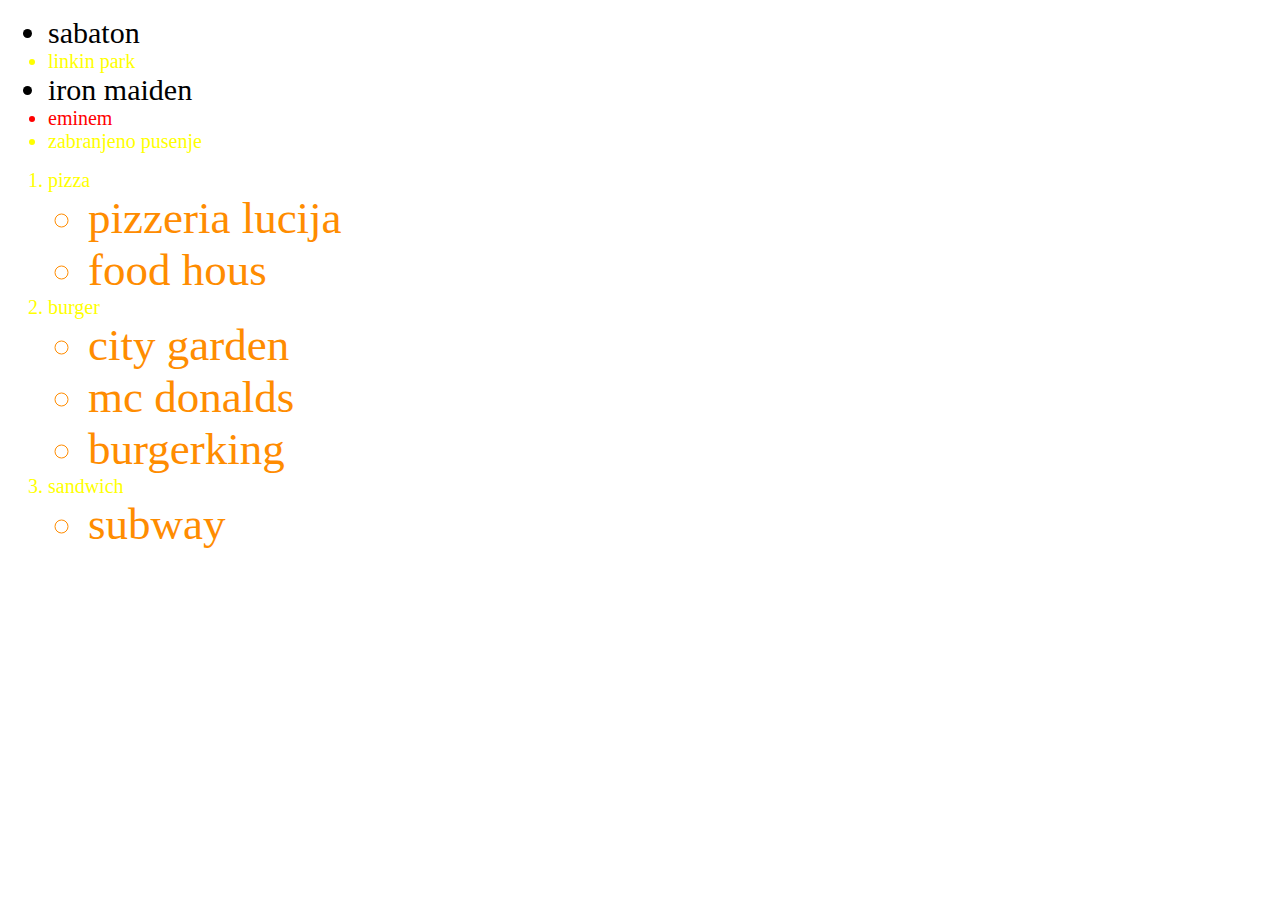
<file: weeks/week-2/index.html>
<!DOCTYPE html>
<html lang="en">
<head>
    <meta charset="UTF-8">
    <meta name="viewport" content="width=device-width, initial-scale=1.0">
    <title>lists with style</title>
    <link rel="stylesheet" type="text/css" href="style.css" />
</head>
<body>
    <ul>
        <li class="metal">sabaton</li>
        <li class="rock">linkin park</li>
        <li class="metal">iron maiden</li>
        <li class="rep">eminem</li>
        <li class="rock">zabranjeno pusenje</li>
    </ul>
    <ol>
        <li class="food">pizza
            <ul>
                <li>pizzeria lucija</li>
                <li>food hous</li>
            </ul>
        </li>
        <li class="food">
            burger
            <ul>
                <li>city garden</li>
                <li>mc donalds</li>
                <li>burgerking</li>
            </ul>
        </li>
        <li class="food">sandwich
            <ul><li>subway</li></ul>
        </li>
        
    </ol>
</body>
</html>
</file>
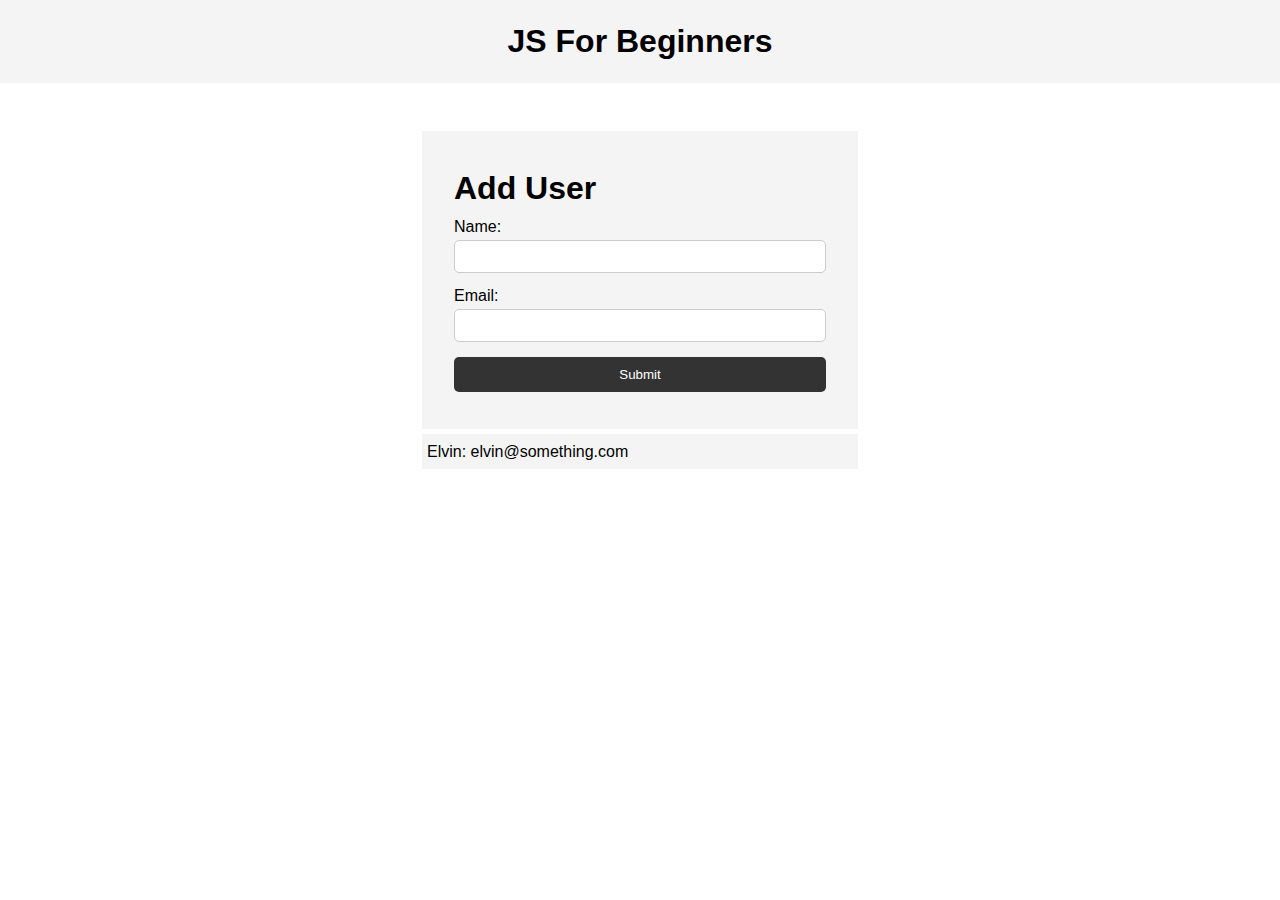
<file: weeks/week5/index.html>
<!DOCTYPE html>
<html lang="en">
<head>
    <meta charset="UTF-8">
    <meta name="viewport" content="width=device-width, initial-scale=1.0">
    <link rel="stylesheet" type="text/css" href="style.css" />
    <title>Document</title>
</head>
<body>
    <header>
        <h1>JS For Beginners</h1>
      </header>
  
      <section class="container">
        <form id="my-form">
          <h1>Add User</h1>
          <div class="msg"></div>
          <div>
            <label for="name">Name:</label>
            <input type="text" id="name" />
          </div>
          <div>
            <label for="email">Email:</label>
            <input type="text" id="email" />
          </div>
          <input class="btn" type="submit" value="Submit" />
        </form>
  
        <ul id="users"></ul>
  
        <ul class="items">
          <li class="item">Elvin: elvin@something.com</li>
        </ul>
      </section>
      <script src="index.js"></script>
</body>
</html>
</file>
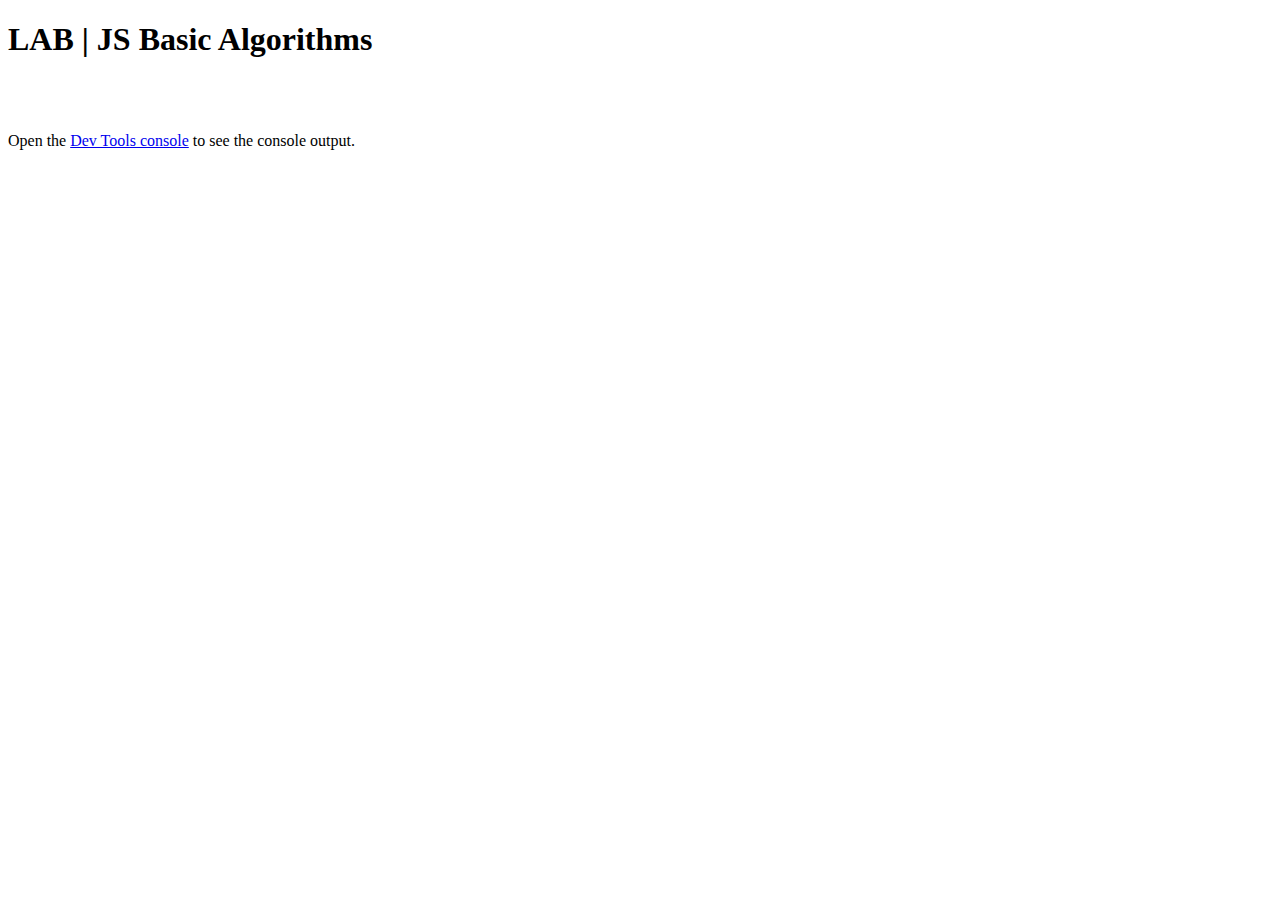
<file: weeks/week-3/project03/index.html>
<!DOCTYPE html>
<html lang="en">
<head>
    <meta charset="UTF-8">
    <meta name="viewport" content="width=device-width, initial-scale=1.0">
    <title>LAB | JS Basic Algorithms</title>
</head>
<body>
    <h1>LAB | JS Basic Algorithms</h1>
    <br />
    <br />
    <p> Open the <a href="https://developer.chrome.com/docs/devtools/open/">Dev Tools console</a> to see the console output.</p>

    <script src="index.js"></script>
</body>
</html>
</file>
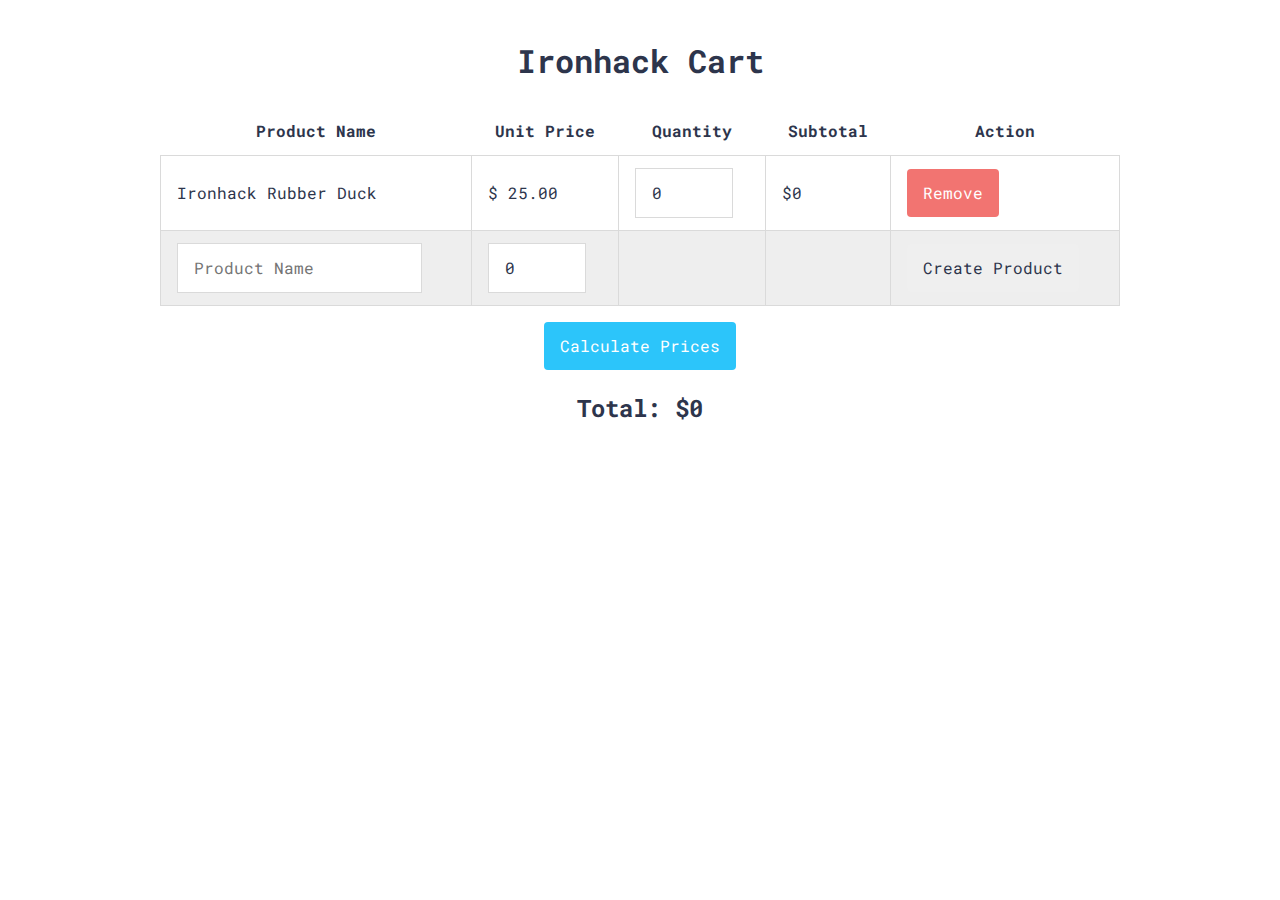
<file: weeks/week5/lab-dom-ironhack-cart-master/index.html>
<!DOCTYPE html>
<html lang="en">
  <head>
    <meta charset="utf-8" />
    <meta name="viewport" content="width=device-width" />
    <link rel="stylesheet" href="./css/style.css" />
    <title>Ironhack Cart</title>
  </head>
  <body>
    <h1>Ironhack Cart</h1>
    <table id="cart">
      <thead>
        <tr>
          <th>Product Name</th>
          <th>Unit Price</th>
          <th>Quantity</th>
          <th>Subtotal</th>
          <th>Action</th>
        </tr>
      </thead>
      <tbody>
        <tr class="product">
          <td class="name">
            <span>Ironhack Rubber Duck</span>
          </td>
          <td class="price">
            $
            <span>25.00</span>
          </td>
          <td class="quantity">
            <input type="number" value="0" min="0" placeholder="Quantity" />
          </td>
          <td class="subtotal">$<span>0</span></td>
          <td class="action">
            <button class="btn btn-remove">Remove</button>
          </td>
        </tr>
      </tbody>
      <tfoot>
        <tr class="create-product">
          <td>
            <input type="text" placeholder="Product Name" />
          </td>
          <td>
            <input
              type="number"
              min="0"
              value="0"
              placeholder="Product Price"
            />
          </td>
          <td></td>
          <td></td>
          <td>
            <button id="create" class="btn">Create Product</button>
          </td>
        </tr>
      </tfoot>
    </table>
    <p class="calculate-total">
      <button id="calculate" class="btn btn-success">Calculate Prices</button>
    </p>
    <h2 id="total-value">Total: $<span>0</span></h2>
    <script type="text/javascript" src="./src/index.js"></script>
  </body>
</html>
</file>
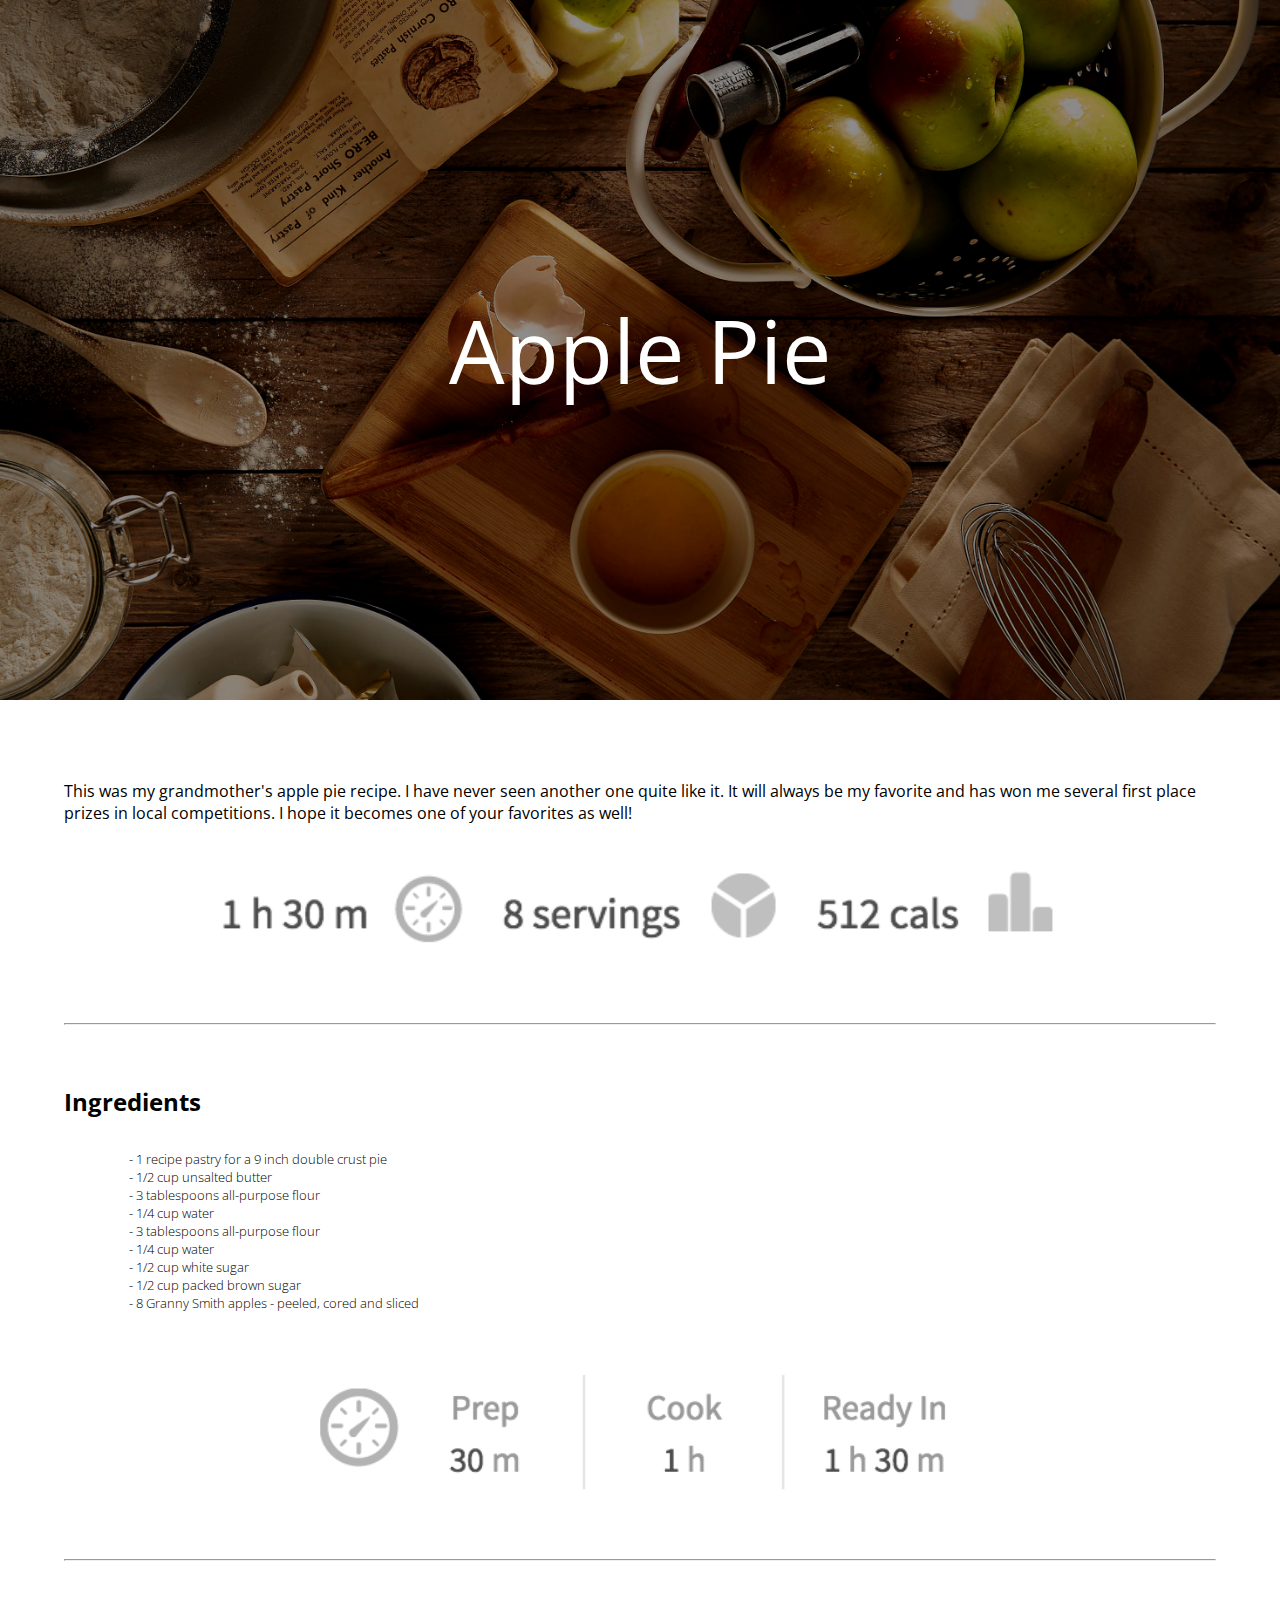
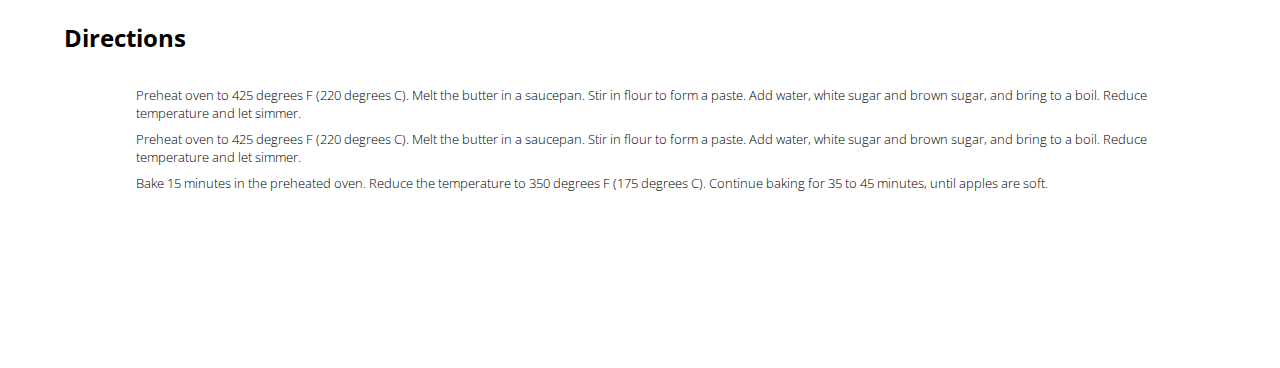
<file: weeks/week-2/project2/apple-pie/index.html>
<!DOCTYPE html>
<html lang="en">
  <head>
    <meta charset="UTF-8" />
    <meta name="viewport" content="width=device-width, initial-scale=1.0" />
    <title>Apple Pie Recipe</title>
    <link rel="stylesheet" href="./styles/style.css" />
  </head>
  <body>
    <header>
      <h1>Apple Pie</h1>
    </header>
    <main>
      <section id="about-recipe">
        <p>
          This was my grandmother's apple pie recipe. I have never seen another
          one quite like it. It will always be my favorite and has won me
          several first place prizes in local competitions. I hope it becomes
          one of your favorites as well!
        </p>
        <img src="./images/recipe-info.png" alt="" />
      </section>
      <hr />
      <section id="ingredients">
        <h2>Ingredients</h2>
        <ul>
          <li>1 recipe pastry for a 9 inch double crust pie</li>
          <li>1/2 cup unsalted butter</li>
          <li>3 tablespoons all-purpose flour</li>
          <li>1/4 cup water</li>
          <li>3 tablespoons all-purpose flour</li>
          <li>1/4 cup water</li>
          <li>1/2 cup white sugar</li>
          <li>1/2 cup packed brown sugar</li>
          <li>8 Granny Smith apples - peeled, cored and sliced</li>
        </ul>
        <img src="./images/cooking-info.png" alt="" />
      </section>
      <hr />
      <section id="directions">
        <h2>Directions</h2>
        <ol>
          <li>
            Preheat oven to 425 degrees F (220 degrees C). Melt the butter in a
            saucepan. Stir in flour to form a paste. Add water, white sugar and
            brown sugar, and bring to a boil. Reduce temperature and let simmer.
          </li>
          <li>
            Preheat oven to 425 degrees F (220 degrees C). Melt the butter in a
            saucepan. Stir in flour to form a paste. Add water, white sugar and
            brown sugar, and bring to a boil. Reduce temperature and let simmer.
          </li>
          <li>
            Bake 15 minutes in the preheated oven. Reduce the temperature to 350
            degrees F (175 degrees C). Continue baking for 35 to 45 minutes,
            until apples are soft.
          </li>
        </ol>
      </section>
    </main>
    <main></main>
  </body>
</html>
</file>
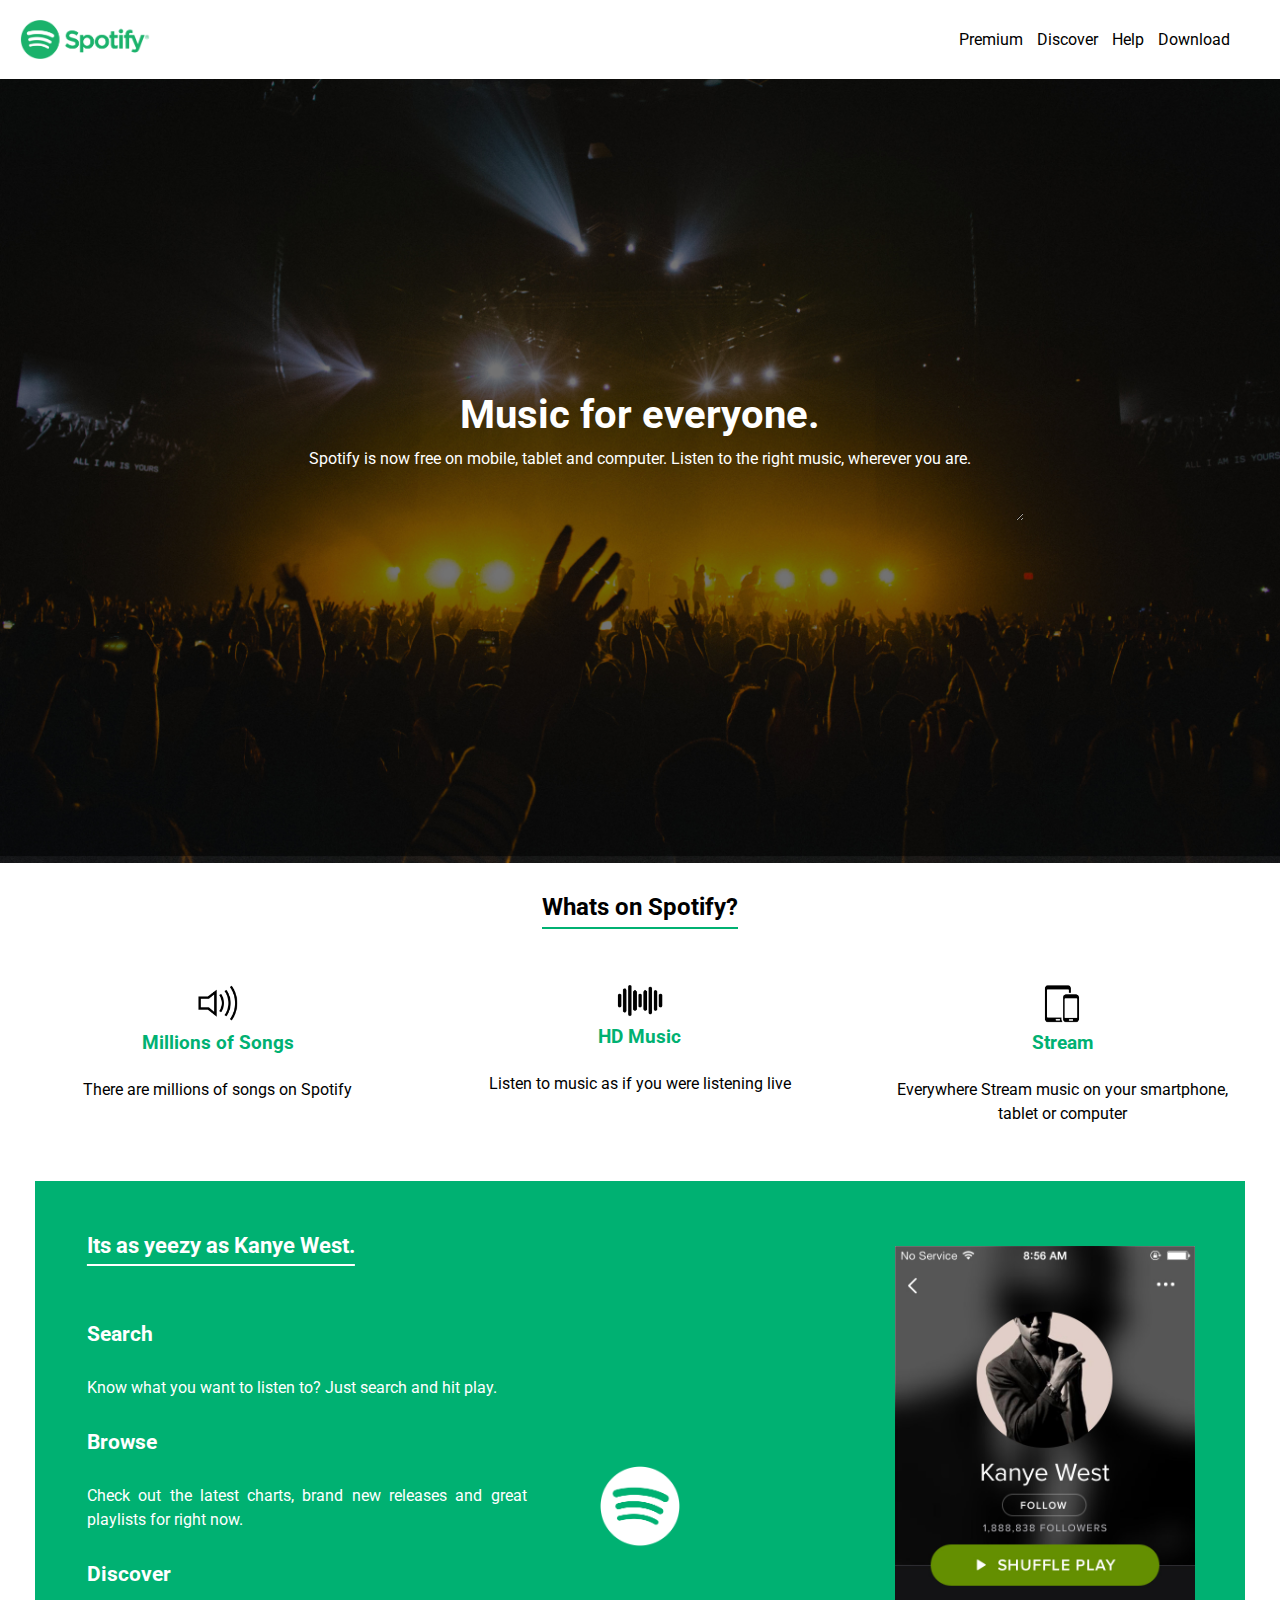
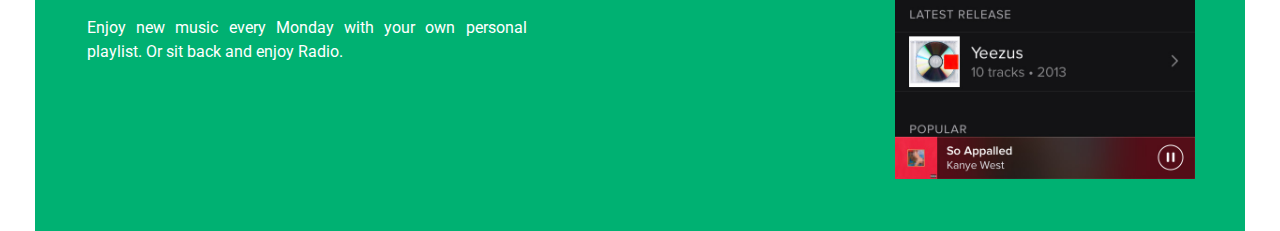
<file: weeks/week-2/project2/spotify/index.html>
<!DOCTYPE html>
<html lang="en">
<head>
    <link rel="stylesheet" href="styles/style.css">
    <link href='https://fonts.googleapis.com/css?family=Roboto' rel='stylesheet'>
    <meta charset="UTF-8" />
    <meta name="viewport" content="width=device-width, initial-scale=1.0" />
    <meta http-equiv="X-UA-Compatible" content="ie=edge" />
    <title>Spotify Clone</title>
</head>
<body>
   
    <div class="navigation">
    <nav class="navbar">

      <img src="images/spotify-logo.png" alt="Spotify logo">
    <ul>

      <li><a href="#">Premium</a> </li>
      <li><a href="#">Discover</a></li>
      <li><a href="#">Help</a></li>
      <li><a href="#">Download</a></li>
    </ul> 

  </nav>
    </div>

  <div class="hero">
    <img src="images/landing.jpg" alt="Concert photo">
    <div class="hero-text">
    <h1>Music for everyone.</h1>
    <p>Spotify is now free on mobile, tablet and computer. Listen to the
    right music, wherever you are.</p>
    </div>
  </div>

  <div class="features">
    <h3>Whats on Spotify?</h3> 
      <div class="feature">
        <img src="images/music-icon.png" alt="Music icon">
        <h4>Millions of Songs</h4><p> There are millions of songs on Spotify</p></div>
      <div class="feature">
        <img src="images/high-quality-icon.png" alt="Quality icon">
        <h4>HD Music</h4> <p>Listen to music as if you were listening live</p></div>
      <div class="feature">
        <img src="images/devices-icon.png" alt="Devices icon"> 
        <h4>Stream</h4> <p>Everywhere Stream music on your smartphone, tablet or computer</p></div>
  </div>


  <div class="content">

    <section><h3>Its as yeezy as Kanye West.</h3>
    <p><h4>Search</h4> Know what you want to listen to? Just search and hit play.</p>
    <p><h4>Browse</h4>Check out the latest charts, brand new releases and great playlists for right now.</p>
    <p><h4>Discover</h4> Enjoy new music every Monday with your own personal playlist. Or sit back and enjoy Radio.</p>
    </section>
    <aside> <img src="images/spotify-app.jpg" alt="Spotify app image" id="app">
    </aside>
    <div>
      <img src="images/spotify-icon-white.png" alt="Spotify logo" id="icon">
    </div>

  </div>

  
  </body>
</html>
</file>
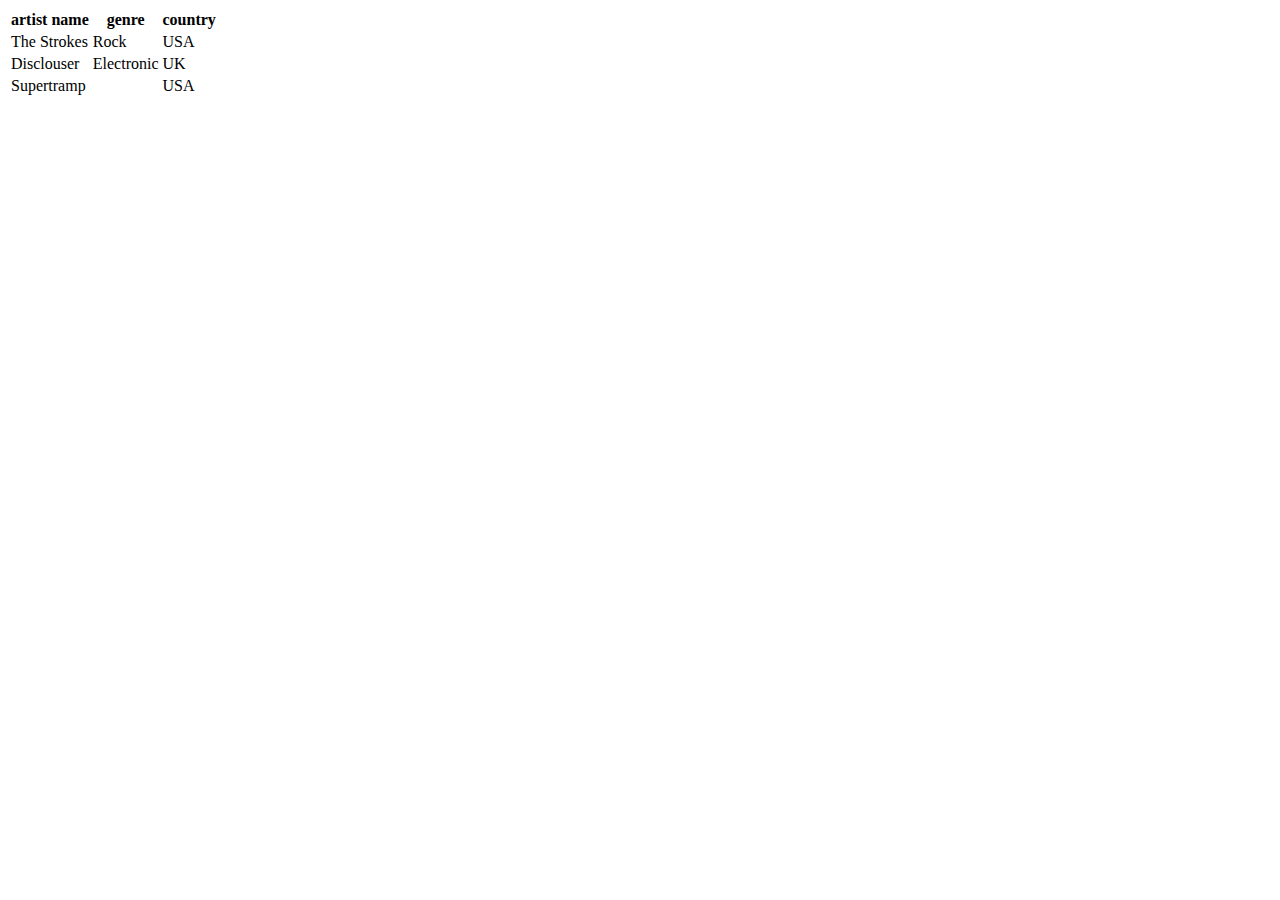
<file: weeks/week-1/06tables.html>
<!DOCTYPE html>
<html lang="en">
<head>
    <meta charset="UTF-8">
    <meta name="viewport" content="width=device-width, initial-scale=1.0">
    <title>Document</title>
</head>
<body>
    <table>
        <tr>
            <th>artist name</th>
            <th>genre</th>
            <th>country</th>
        </tr>
        <tr>
            <td>The Strokes</td>
            <td>Rock</td>
            <td>USA</td>
        </tr>
        <tr>
            <td>Disclouser</td>
            <td>Electronic</td>
            <td>UK</td>
        </tr>
        <tr>
            <td>Supertramp</td>
            <td></td>
            <td>USA</td>
        </tr>
    </table>
</body>
</html>
</file>
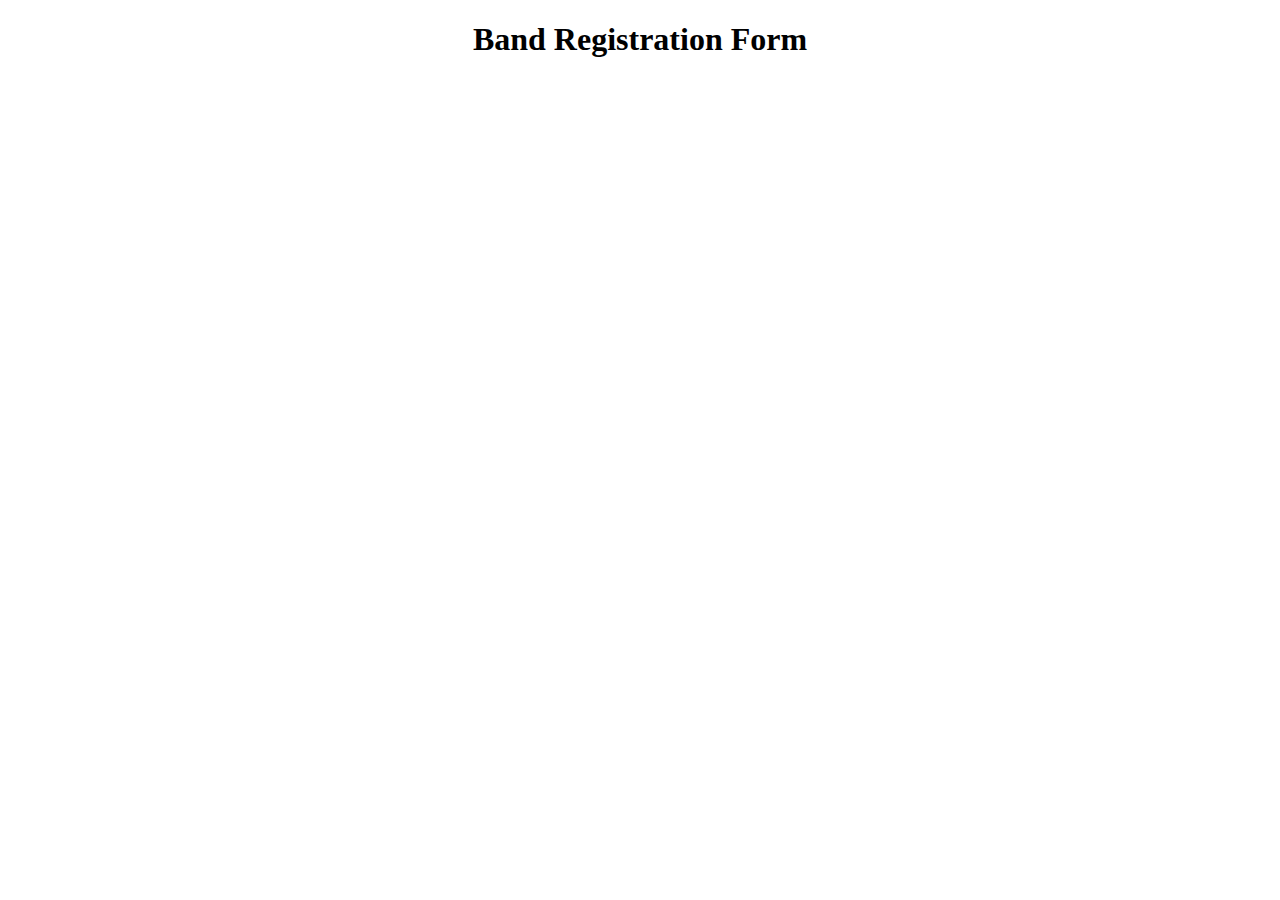
<file: weeks/week-1/code.html>
<!DOCTYPE html>
<html lang="en">
<head>
    <meta charset="UTF-8">
    <meta name="viewport" content="width=device-width, initial-scale=1.0">
    <title>My First Web Page</title>
</head>
<body>
    <h1 style="text-align: center;" >Band Registration Form</h1>
    
</body>
</html>
</file>
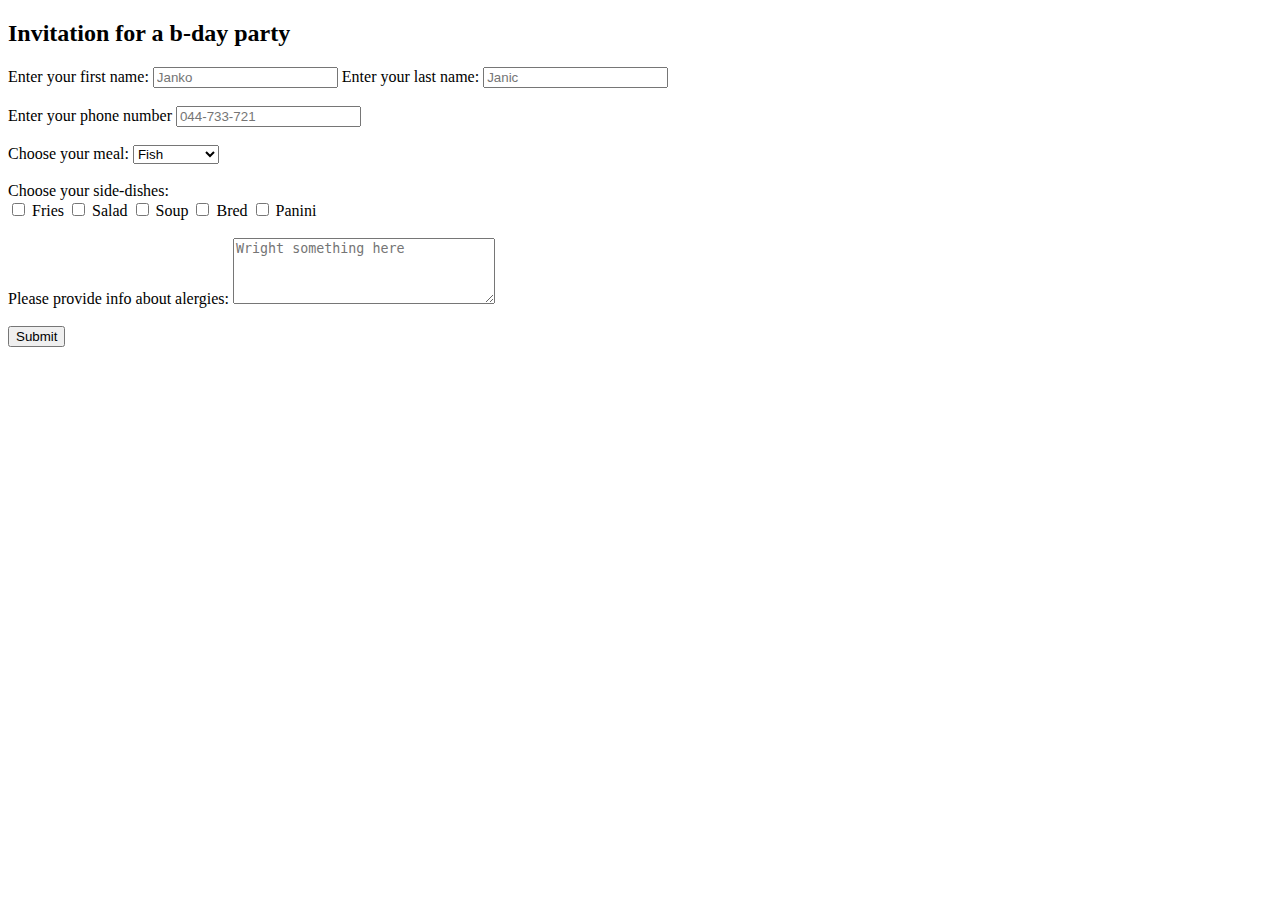
<file: weeks/week-1/exercise002.html>
<!DOCTYPE html>
<html lang="en">
<head>
    <meta charset="UTF-8">
    <meta name="viewport" content="width=device-width, initial-scale=1.0">
    <title>Invitation for a b-day party</title>
</head>
<body>
  <h2>Invitation for a b-day party</h2>
    <form>
        <label for="first-name">Enter your first name:</label>
        <input type="text" name="first-name" id="first-name" placeholder="Janko">
        <label for="last-name">Enter your last name:</label>
        <input type="text" name="last-name" id="last-name" placeholder="Janic">
    </form>
    <br>
    <form>
        <label for="phone-number">Enter your phone number</label>
        <input type="tel" name="phone-number" id="phone-number" 
        pattern="[0-9]{3}-[0-9]{3}-[0-9]{3}" placeholder="044-733-721">
    </form>
    <br>
    <form>
        <label for="meal">Choose your meal:</label>
        <select name="meal" id="meal">
            <option value="fish">Fish</option>
            <option value="chicken">Chicken</option>
            <option value="vegeterian">Vegeterian</option>
        </select>
    </form>
    <br>
    <form>
        Choose your side-dishes:<br>
        <input type="checkbox" name="side-dishes" id="side-dishes">
        <label for="side-dishes">Fries</label>
        <input type="checkbox" name="side-dishes" id="side-dishes">
        <label for="side-dishes">Salad</label>
        <input type="checkbox" name="extra" id="side-dishes">
        <label for="side-dishes">Soup</label>
        <input type="checkbox" name="extra" id="side-dishes">
        <label for="side-dishes">Bred</label>
        <input type="checkbox" name="extra" id="side-dishes">
        <label for="side-dishes">Panini</label>
    </form>
    <br>
    <form>
      <label for="alergies">Please provide info about alergies:</label>
      <textarea id="alergies" cols="30" rows="4" placeholder="Wright something here" ></textarea>
    </form>
    <br>
    <button type="submit">Submit</button>
</body>
</html>
</file>
<file: weeks/week-2/style.css>
.metal{
    font-size: 30px;
    color: black;
}
.rep{
    font-size: 20px;
    color: red;
}
.rock,
.food{
    font-size: 20px;
    color: yellow;
}

li{
    font-size: 45px;
    color: rgb(255, 140, 0);
}
</file>
<file: weeks/week5/style.css>
* {
    margin: 0;
    padding: 0;
    box-sizing: border-box;
  }
  
  body {
    font-family: Arial, Helvetica, sans-serif;
    line-height: 1.6;
  }
  
  ul {
    list-style: none;
  }
  
  ul li {
    padding: 5px;
    background: #f4f4f4;
    margin: 5px 0;
  }
  
  header {
    background: #f4f4f4;
    padding: 1rem;
    text-align: center;
  }
  
  .container {
    margin: auto;
    width: 500px;
    overflow: auto;
    padding: 3rem 2rem;
  }
  
  #my-form {
    padding: 2rem;
    background: #f4f4f4;
  }
  
  #my-form label {
    display: block;
  }
  
  #my-form input[type="text"] {
    width: 100%;
    padding: 8px;
    margin-bottom: 10px;
    border-radius: 5px;
    border: 1px solid #ccc;
  }
  
  .btn {
    display: block;
    width: 100%;
    padding: 10px 15px;
    border: 0;
    background: #333;
    color: #fff;
    border-radius: 5px;
    margin: 5px 0;
  }
  
  .btn:hover {
    background: #444;
  }
  
  .bg-dark {
    background: #333;
    color: #fff;
  }
  
  .error {
    background: orangered;
    color: #fff;
    padding: 5px;
    margin: 5px;
  }
</file>
<file: weeks/week5/lab-dom-ironhack-cart-master/css/style.css>
@import url('https://fonts.googleapis.com/css?family=Roboto+Mono:400,700&display=swap');

body {
  margin: 0 auto;
  padding: 1em;
  max-width: 60em;
  font-family: 'Roboto Mono', sans-serif;
  line-height: 1.5;
  color: #2d354c;
}

button,
input {
  font: inherit;
  color: inherit;
}

th,
td,
button,
input {
  padding: 0.75em 1em;
}

table#cart {
  width: 100%;
  border-collapse: collapse;
}

table#cart tfoot {
  background: #eee;
}

table#cart td,
table input {
  border: 1px solid #dadada;
}

table input[type='number'] {
  max-width: 4em;
}

.btn {
  display: inline-block;
  border: 0;
  border-radius: 0.25em;
  cursor: pointer;
}

.btn-success,
.btn-remove {
  color: #fff;
}

.btn-success {
  background-color: #2cc5fa;
}

.btn-remove {
  background-color: #f27471;
}

h1,
h2,
.calculate-total {
  text-align: center;
}
</file>
<file: weeks/week-2/project2/apple-pie/styles/style.css>
@import url("https://fonts.googleapis.com/css2?family=Open+Sans:wght@300;400&display=swap");

body {
  font-family: "Open Sans", sans-serif;
  font-size: 16px;
  margin: 0 auto;
  padding: 0;
}

header {
  height: 700px;
  background-image: url("../images/apple-pie.jpg");
  background-position: center center;
  background-size: cover;
  background-repeat: no-repeat;
  display: flex;
  align-items: center;
  justify-content: center;
}

header h1 {
  color: white;
  font-weight: 400;
  font-size: 5.5rem;
}

main img {
  width: 80%;
  display: block;
  margin: 0 auto;
}

main section {
  padding: 2rem 0;
}

main {
  padding: 2rem 4rem;
}

#about-rcipe p {
  font-size: 1rem;
  font-weight: 100;
  margin: 0 0 2rem 0;
  text-align: justify;
}

h2 {
  font-size: 1.5rem;
  font-weight: bold;
  margin-bottom: 2rem;
}

#ingredients ul {
  list-style-type: "- ";
  margin: 0 0 3rem 2rem;
}

#ingredients li {
  font-size: 0.8rem;
  font-weight: 300;
}

#ingredients img {
  width: 60%;
}

#directions ol {
  list-style-type: none;
  margin: 0 0 3rem 2rem;
  counter-reset: section;
}


#directions li {
  font-size: 0.8rem;
  font-weight: 300;
  margin: 0.5rem 0;
}
</file>
<file: weeks/week-2/project2/spotify/styles/style.css>
/*
Colors:
Text: 1A1A1A
Green: #00B172
White: #FFF
*/

* {
    margin: 0;
    padding: 0;
    box-sizing: border-box;
}
body {
    font-family: 'Roboto';
    font-size: 16px;    padding-top: 10px;
  }

  .navbar {
    position: fixed;
    top: 0;
    width: 100%;
    padding: 20px 20px;
    display: flex;
    justify-content: space-between;
    align-items: center;
    z-index: 1;
    background-color: #fff; 
}

.navbar img {
    width: 130px;
    height: auto;
}

.navbar ul {
    list-style-type: none;
    margin-right: 20px;
}

.navbar li {
    display: inline-block;
    margin-right: 10px;
}

.navbar a {
    color: black;
    text-decoration: none;
}

.header {
    padding-top: 90px;
}

.landing {
    text-align: center;
}

.landing img{
    width: 100%;
    height: auto;
    display: block;
    margin: 0 auto;
}

.landing{
    position: relative;
}

.landing-text {
    position: absolute;
    color: #fff;
    text-align: center;
    top:50%;
    margin-left:20%;
    width: 60%;
    transform: translateY(-50%);
    font-size: 1em;
    resize:both;
    overflow: auto;
    padding: 50px;
    line-height: 1.5em;
}

.landing h1 {
    margin-bottom: 20px;
    font-size: 2.5em;
}

.elements h3 {
    text-decoration: underline;
    text-decoration-color: #00B172;
    text-decoration-thickness: 2px;
    text-underline-offset: 0.5em;
    padding-bottom: 5px;
    text-align: center;
    margin-top: 30px;
    margin-bottom: 30px;
    font-size: 1.5em;
}

.elements{
    margin-bottom: 30px;
}

.element {
   display: inline-block;
    background-color: #fff;
    width: 29.33%;
    height: auto;
    margin:1%;
    padding: 1%;
    text-align: center;
    margin-left: 30px;
    line-height: 24px;
    vertical-align: top;

}

.element img {
    width: 50px;
    height: auto;
}
.element h4 {
    color:#00B172;
    margin-bottom: 1.2em;
    font-size: 1.2em;
}
.content {
    padding: 10px;
    clear: both;
}

.content {
    background-color: #00B172;
    height: 650px;
    color: #fff;
    margin-left: 35px;
    margin-right: 35px;
    position: relative;

}

#icon {
    width: 100px;
    height: auto;
    position: absolute;
    top: 50%;
    left: 50%;
    transform: translate(-50%, -50%);
    padding: 10px;
}

#app {
    width: 300px;
    height: auto;
    position: absolute;
    top: 10%;
    right: 50px;
}

section, aside {
    flex: 1;
    margin-right: 50px;
}
section, aside {
float: left;
width: 42%;
padding: 1%;
margin: 1%;
}

section {
    padding: 30px;
    text-align: justify;
    line-height: 150%;
}

.content p{
    margin-top: 20px;
    margin-bottom: 30px;
}
.content h3 {
    font-size: 1.4em;
    text-decoration: underline;
    text-decoration-thickness: 2px;
    text-underline-offset: 0.5em;
    padding-bottom: 5px;
    margin-bottom: 60px;
}

.content h4 {
    font-size: 1.3em;
    margin-bottom: 30px;
}* {
    margin: 0;
    padding: 0;
    box-sizing: border-box;
}
body {
    font-family: 'Roboto';
    font-size: 16px;    
    padding-top: 10px;
}

.navbar {
    position: fixed;
    top: 0;
    width: 100%;
    padding: 20px 20px;
    display: flex;
    justify-content: space-between;
    align-items: center;
    z-index: 1;
    background-color: #fff; 
}

.navbar img {
    width: 130px;
    height: auto;
}

.navbar ul {
    list-style-type: none;
    margin-right: 20px;
}

.navbar li {
    display: inline-block;
    margin-right: 10px;
}

.navbar a {
    color: black;
    text-decoration: none;
}

.hero {
    text-align: center;
}

.hero img{
    width: 100%;
    height: auto;
    display: block;
    margin: 0 auto;
}

.hero{
    position: relative;
}

.hero-text {
    position: absolute;
    color: #fff;
    text-align: center;
    top:50%;
    margin-left:20%;
    width: 60%;
    transform: translateY(-50%);
    font-size: 1em;
    resize:both;
    overflow: auto;
    padding: 50px;
    line-height: 1.5em;
}

.hero h1 {
    margin-bottom: 20px;
    font-size: 2.5em;
}

.features h3 {
    text-decoration: underline;
    text-decoration-color: #00B172;
    text-decoration-thickness: 2px;
    text-underline-offset: 0.5em;
    padding-bottom: 5px;
    text-align: center;
    margin-top: 30px;
    margin-bottom: 30px;
    font-size: 1.5em;
}

.features{
    margin-bottom: 30px;
}

.feature {
   display: inline-block;
    background-color: #fff;
    width: 29.33%;
    height: auto;
    margin:1%;
    padding: 1%;
    text-align: center;
    margin-left: 30px;
    line-height: 24px;
    vertical-align: top;

}

.feature img {
    width: 50px;
    height: auto;
}
.feature h4 {
    color:#00B172;
    margin-bottom: 1.2em;
    font-size: 1.2em;
}
.content {
    padding: 10px;
    clear: both;
}

.content {
    background-color: #00B172;
    height: 650px;
    color: #fff;
    margin-left: 35px;
    margin-right: 35px;
    position: relative;

}

#icon {
    width: 100px;
    height: auto;
    position: absolute;
    top: 50%;
    left: 50%;
    transform: translate(-50%, -50%);
    padding: 10px;
}

#app {
    width: 300px;
    height: auto;
    position: absolute;
    top: 10%;
    right: 50px;
}

section, aside {
    flex: 1;
    margin-right: 50px;
}
section, aside {
float: left;
width: 42%;
padding: 1%;
margin: 1%;
}

section {
    padding: 30px;
    text-align: justify;
    line-height: 150%;
}

.content p{
    margin-top: 20px;
    margin-bottom: 30px;
}
.content h3 {
    font-size: 1.4em;
    text-decoration: underline;
    text-decoration-thickness: 2px;
    text-underline-offset: 0.5em;
    padding-bottom: 5px;
    margin-bottom: 60px;
}

.content h4 {
    font-size: 1.3em;
    margin-bottom: 30px;
}
   

@media screen and (max-width: 1110px) {
    .features .feature {
        width: 100%; 
        margin: 0; 
        margin-bottom: 20px;
    }
}
</file>
